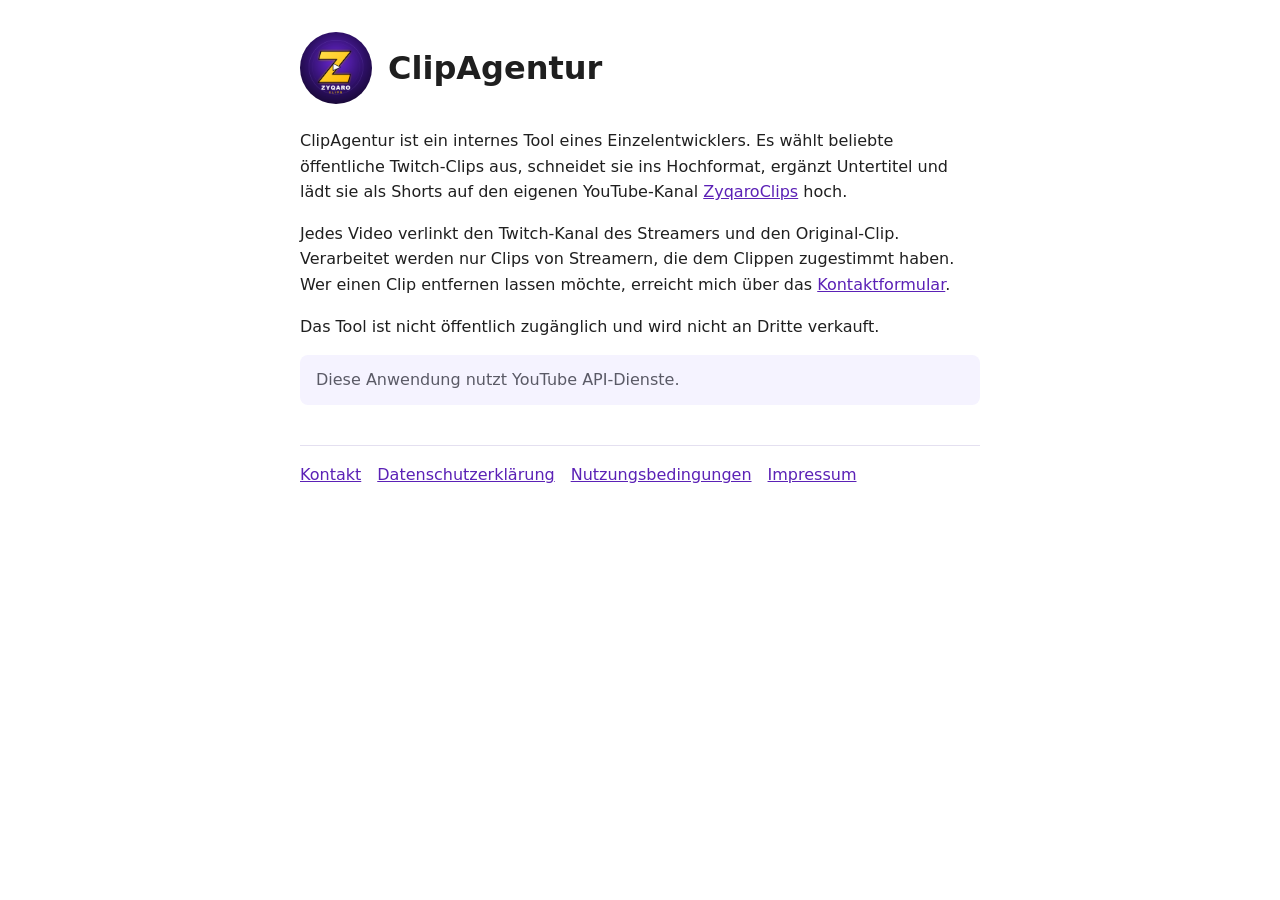
<file: index.html>
<!doctype html>
<html lang="de">
<head>
<meta charset="utf-8">
<meta name="viewport" content="width=device-width, initial-scale=1">
<title>ClipAgentur</title>
<meta name="google-site-verification" content="5ldAyvns-EdaM3Jm3weP7kFSHlO62Xj2DxIlzuL0c5Q">
<link rel="stylesheet" href="stil.css">
</head>
<body>
<main>
<div class="kopf">
<img src="logo.png" alt="ZyqaroClips Logo">
<h1>ClipAgentur</h1>
</div>
<p>ClipAgentur ist ein internes Tool eines Einzelentwicklers. Es wählt beliebte öffentliche Twitch-Clips aus, schneidet sie ins Hochformat, ergänzt Untertitel und lädt sie als Shorts auf den eigenen YouTube-Kanal <a href="https://www.youtube.com/@ZyqaroClips">ZyqaroClips</a> hoch.</p>
<p>Jedes Video verlinkt den Twitch-Kanal des Streamers und den Original-Clip. Verarbeitet werden nur Clips von Streamern, die dem Clippen zugestimmt haben. Wer einen Clip entfernen lassen möchte, erreicht mich über das <a href="kontakt.html">Kontaktformular</a>.</p>
<p>Das Tool ist nicht öffentlich zugänglich und wird nicht an Dritte verkauft.</p>
<p class="hinweis">Diese Anwendung nutzt YouTube API-Dienste.</p>
</main>
<footer>
<a href="kontakt.html">Kontakt</a>
<a href="datenschutz.html">Datenschutzerklärung</a>
<a href="nutzungsbedingungen.html">Nutzungsbedingungen</a>
<a href="impressum.html">Impressum</a>
</footer>
</body>
</html>
</file>
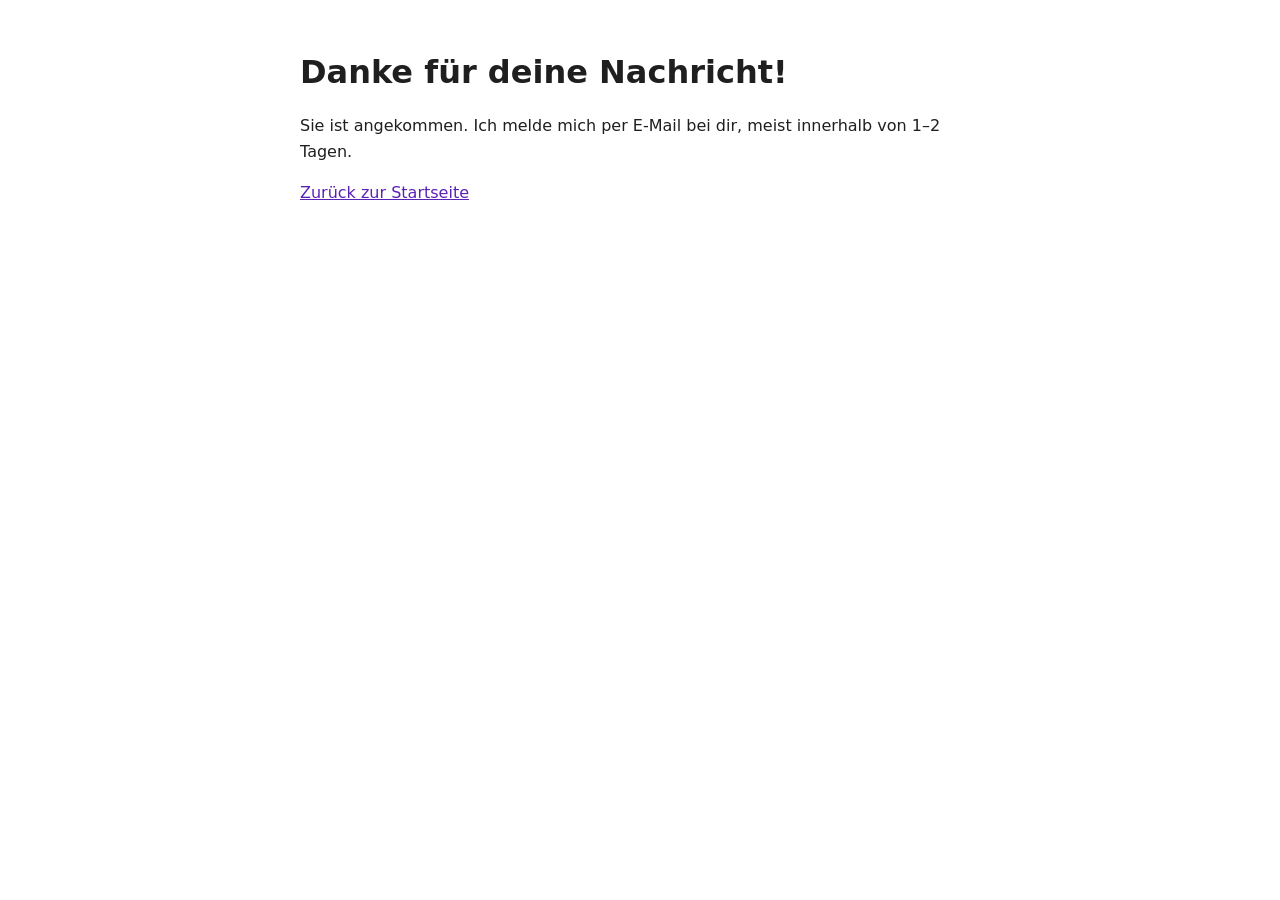
<file: danke.html>
<!doctype html>
<html lang="de">
<head>
<meta charset="utf-8">
<meta name="viewport" content="width=device-width, initial-scale=1">
<title>Nachricht gesendet</title>
<link rel="stylesheet" href="stil.css">
</head>
<body>
<main>
<h1>Danke für deine Nachricht!</h1>
<p>Sie ist angekommen. Ich melde mich per E-Mail bei dir, meist innerhalb von 1&ndash;2 Tagen.</p>
<p><a href="index.html">Zurück zur Startseite</a></p>
</main>
</body>
</html>
</file>
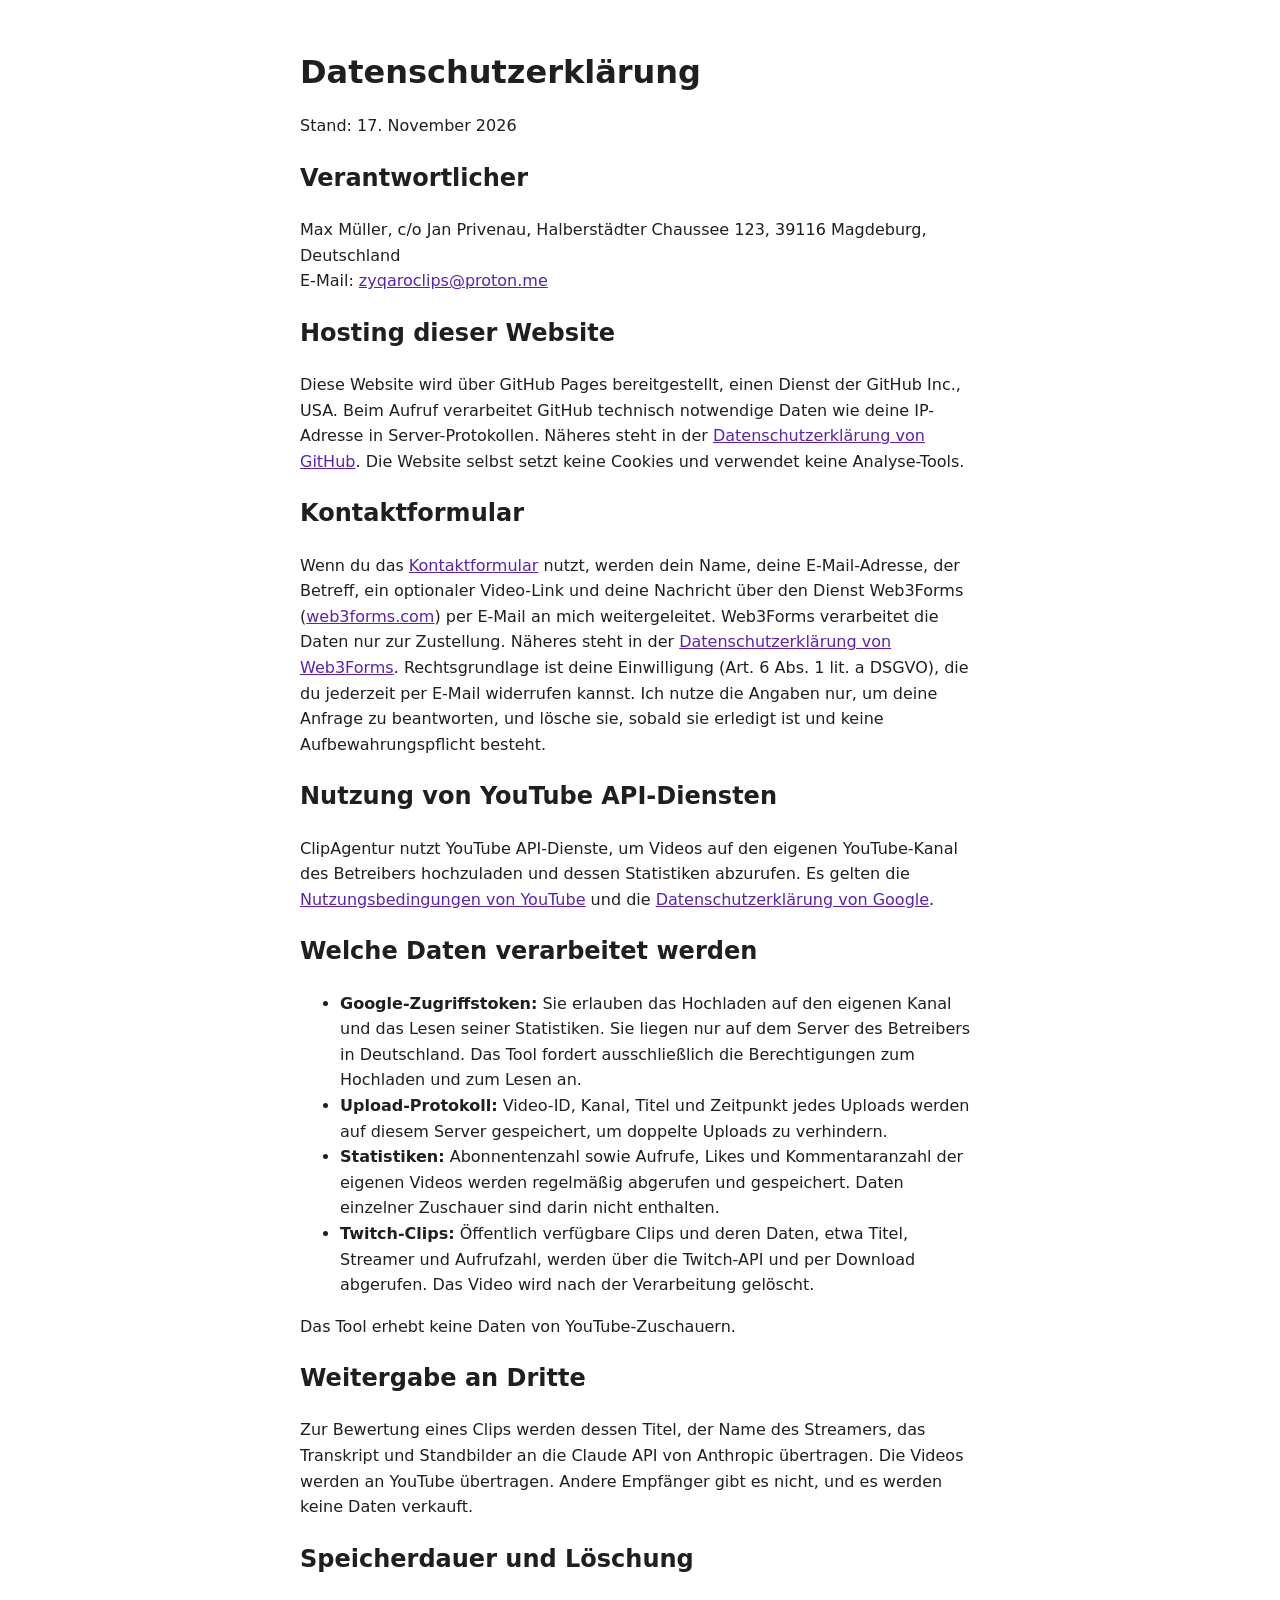
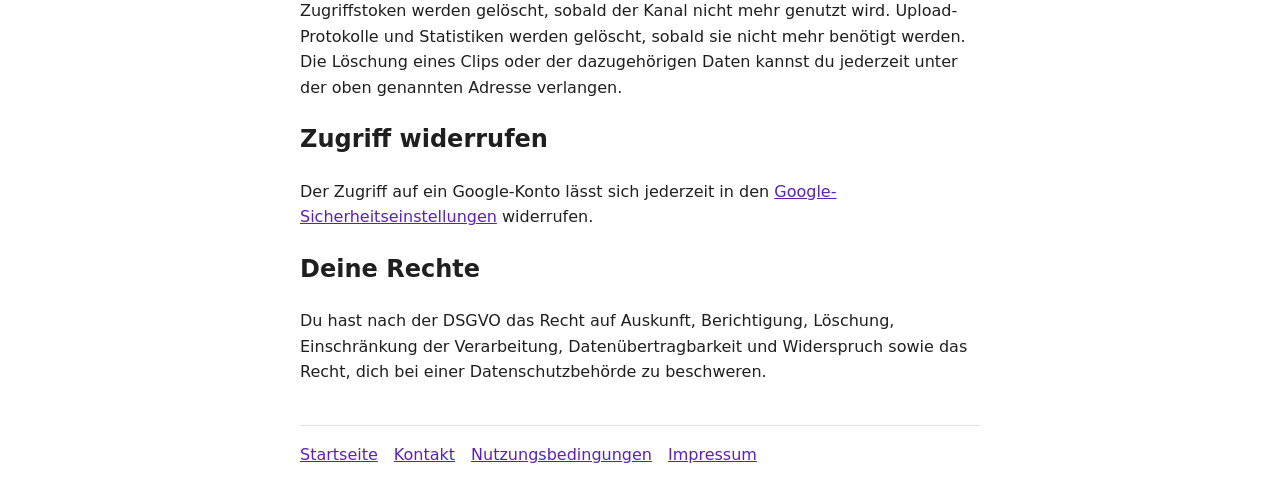
<file: datenschutz.html>
<!doctype html>
<html lang="de">
<head>
<meta charset="utf-8">
<meta name="viewport" content="width=device-width, initial-scale=1">
<title>Datenschutzerklärung</title>
<link rel="stylesheet" href="stil.css">
</head>
<body>
<main>
<h1>Datenschutzerklärung</h1>
<p>Stand: 17. November 2026</p>

<h2>Verantwortlicher</h2>
<p>Max Müller, c/o Jan Privenau, Halberstädter Chaussee 123, 39116 Magdeburg, Deutschland<br>E-Mail: <a href="mailto:zyqaroclips@proton.me">zyqaroclips@proton.me</a></p>

<h2>Hosting dieser Website</h2>
<p>Diese Website wird über GitHub Pages bereitgestellt, einen Dienst der GitHub Inc., USA. Beim Aufruf verarbeitet GitHub technisch notwendige Daten wie deine IP-Adresse in Server-Protokollen. Näheres steht in der <a href="https://docs.github.com/de/site-policy/privacy-policies/github-general-privacy-statement">Datenschutzerklärung von GitHub</a>. Die Website selbst setzt keine Cookies und verwendet keine Analyse-Tools.</p>

<h2>Kontaktformular</h2>
<p>Wenn du das <a href="kontakt.html">Kontaktformular</a> nutzt, werden dein Name, deine E-Mail-Adresse, der Betreff, ein optionaler Video-Link und deine Nachricht über den Dienst Web3Forms (<a href="https://web3forms.com">web3forms.com</a>) per E-Mail an mich weitergeleitet. Web3Forms verarbeitet die Daten nur zur Zustellung. Näheres steht in der <a href="https://web3forms.com/privacy">Datenschutzerklärung von Web3Forms</a>. Rechtsgrundlage ist deine Einwilligung (Art. 6 Abs. 1 lit. a DSGVO), die du jederzeit per E-Mail widerrufen kannst. Ich nutze die Angaben nur, um deine Anfrage zu beantworten, und lösche sie, sobald sie erledigt ist und keine Aufbewahrungspflicht besteht.</p>

<h2>Nutzung von YouTube API-Diensten</h2>
<p>ClipAgentur nutzt YouTube API-Dienste, um Videos auf den eigenen YouTube-Kanal des Betreibers hochzuladen und dessen Statistiken abzurufen. Es gelten die <a href="https://www.youtube.com/t/terms">Nutzungsbedingungen von YouTube</a> und die <a href="https://policies.google.com/privacy">Datenschutzerklärung von Google</a>.</p>

<h2>Welche Daten verarbeitet werden</h2>
<ul>
<li><strong>Google-Zugriffstoken:</strong> Sie erlauben das Hochladen auf den eigenen Kanal und das Lesen seiner Statistiken. Sie liegen nur auf dem Server des Betreibers in Deutschland. Das Tool fordert ausschließlich die Berechtigungen zum Hochladen und zum Lesen an.</li>
<li><strong>Upload-Protokoll:</strong> Video-ID, Kanal, Titel und Zeitpunkt jedes Uploads werden auf diesem Server gespeichert, um doppelte Uploads zu verhindern.</li>
<li><strong>Statistiken:</strong> Abonnentenzahl sowie Aufrufe, Likes und Kommentaranzahl der eigenen Videos werden regelmäßig abgerufen und gespeichert. Daten einzelner Zuschauer sind darin nicht enthalten.</li>
<li><strong>Twitch-Clips:</strong> Öffentlich verfügbare Clips und deren Daten, etwa Titel, Streamer und Aufrufzahl, werden über die Twitch-API und per Download abgerufen. Das Video wird nach der Verarbeitung gelöscht.</li>
</ul>
<p>Das Tool erhebt keine Daten von YouTube-Zuschauern.</p>

<h2>Weitergabe an Dritte</h2>
<p>Zur Bewertung eines Clips werden dessen Titel, der Name des Streamers, das Transkript und Standbilder an die Claude API von Anthropic übertragen. Die Videos werden an YouTube übertragen. Andere Empfänger gibt es nicht, und es werden keine Daten verkauft.</p>

<h2>Speicherdauer und Löschung</h2>
<p>Zugriffstoken werden gelöscht, sobald der Kanal nicht mehr genutzt wird. Upload-Protokolle und Statistiken werden gelöscht, sobald sie nicht mehr benötigt werden. Die Löschung eines Clips oder der dazugehörigen Daten kannst du jederzeit unter der oben genannten Adresse verlangen.</p>

<h2>Zugriff widerrufen</h2>
<p>Der Zugriff auf ein Google-Konto lässt sich jederzeit in den <a href="https://security.google.com/settings/security/permissions">Google-Sicherheitseinstellungen</a> widerrufen.</p>

<h2>Deine Rechte</h2>
<p>Du hast nach der DSGVO das Recht auf Auskunft, Berichtigung, Löschung, Einschränkung der Verarbeitung, Datenübertragbarkeit und Widerspruch sowie das Recht, dich bei einer Datenschutzbehörde zu beschweren.</p>
</main>
<footer><a href="index.html">Startseite</a><a href="kontakt.html">Kontakt</a><a href="nutzungsbedingungen.html">Nutzungsbedingungen</a><a href="impressum.html">Impressum</a></footer>
</body>
</html>
</file>
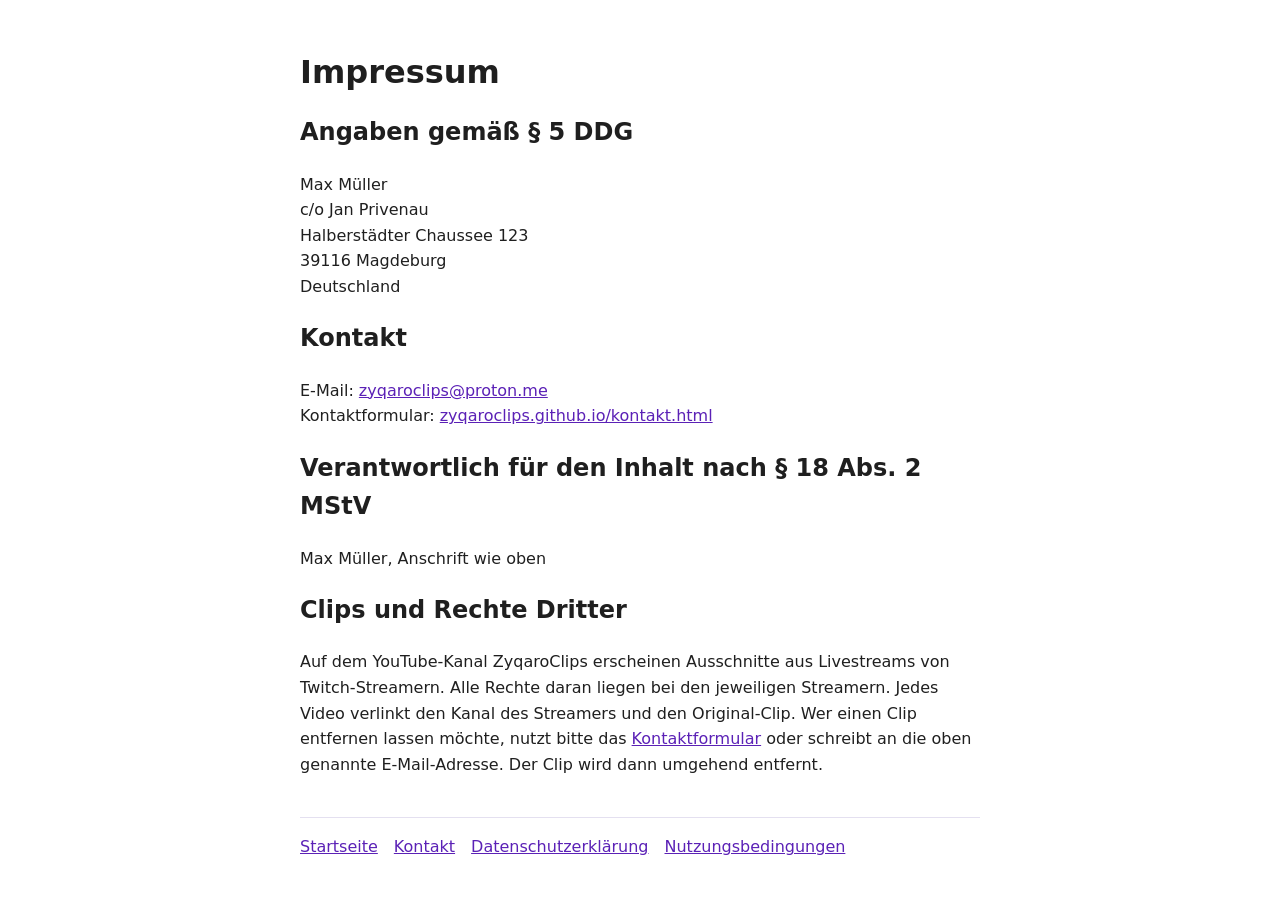
<file: impressum.html>
<!doctype html>
<html lang="de">
<head>
<meta charset="utf-8">
<meta name="viewport" content="width=device-width, initial-scale=1">
<title>Impressum</title>
<link rel="stylesheet" href="stil.css">
</head>
<body>
<main>
<h1>Impressum</h1>

<h2>Angaben gemäß § 5 DDG</h2>
<p>Max Müller<br>c/o Jan Privenau<br>Halberstädter Chaussee 123<br>39116 Magdeburg<br>Deutschland</p>

<h2>Kontakt</h2>
<p>E-Mail: <a href="mailto:zyqaroclips@proton.me">zyqaroclips@proton.me</a><br>Kontaktformular: <a href="kontakt.html">zyqaroclips.github.io/kontakt.html</a></p>

<h2>Verantwortlich für den Inhalt nach § 18 Abs. 2 MStV</h2>
<p>Max Müller, Anschrift wie oben</p>

<h2>Clips und Rechte Dritter</h2>
<p>Auf dem YouTube-Kanal ZyqaroClips erscheinen Ausschnitte aus Livestreams von Twitch-Streamern. Alle Rechte daran liegen bei den jeweiligen Streamern. Jedes Video verlinkt den Kanal des Streamers und den Original-Clip. Wer einen Clip entfernen lassen möchte, nutzt bitte das <a href="kontakt.html">Kontaktformular</a> oder schreibt an die oben genannte E-Mail-Adresse. Der Clip wird dann umgehend entfernt.</p>
</main>
<footer><a href="index.html">Startseite</a><a href="kontakt.html">Kontakt</a><a href="datenschutz.html">Datenschutzerklärung</a><a href="nutzungsbedingungen.html">Nutzungsbedingungen</a></footer>
</body>
</html>
</file>
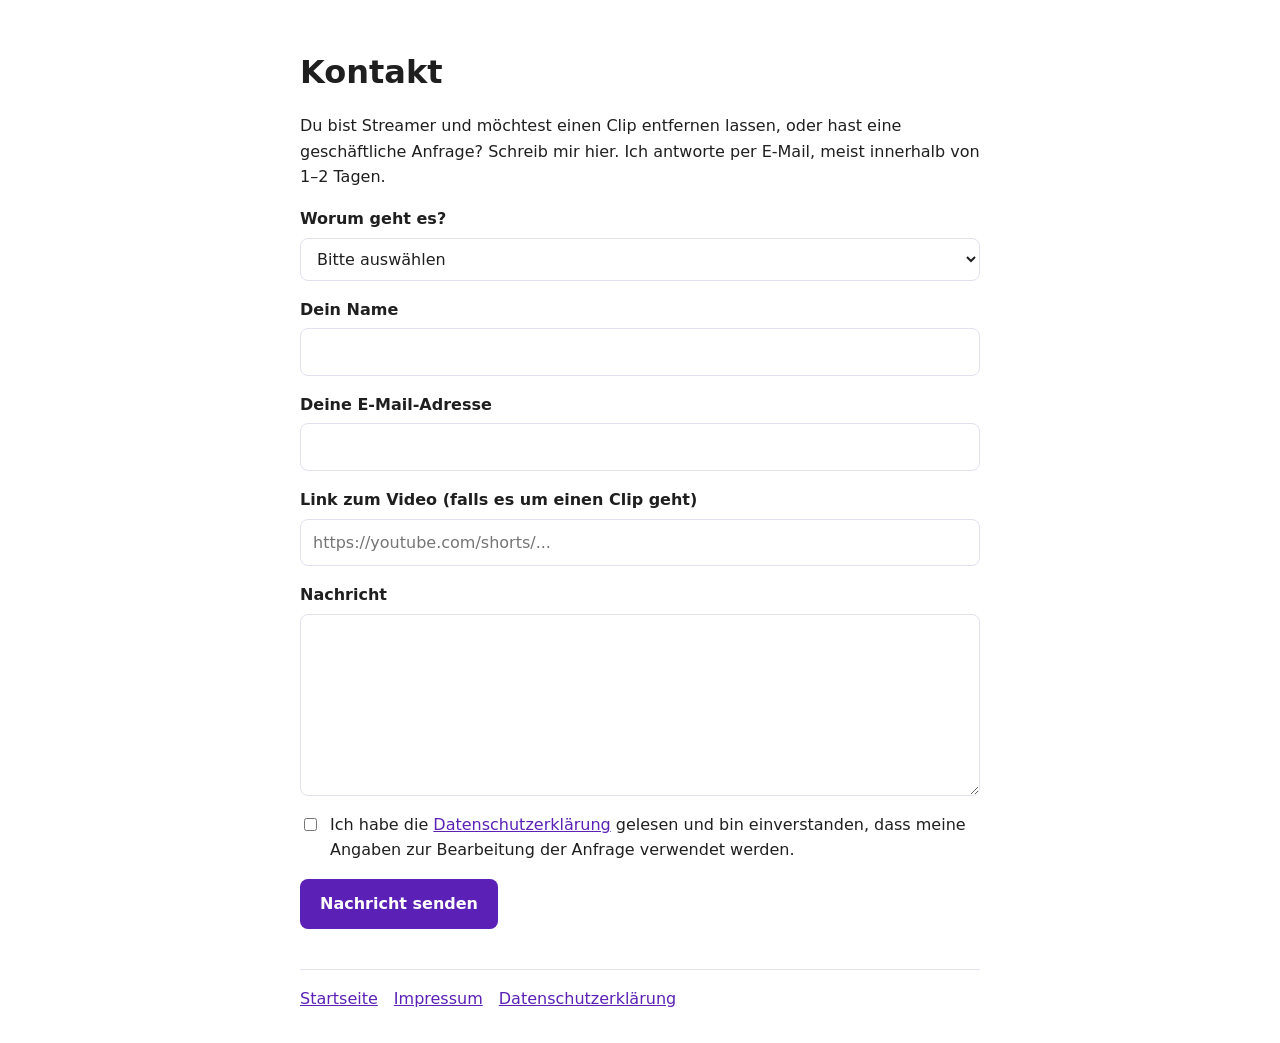
<file: kontakt.html>
<!doctype html>
<html lang="de">
<head>
<meta charset="utf-8">
<meta name="viewport" content="width=device-width, initial-scale=1">
<title>Kontakt</title>
<link rel="stylesheet" href="stil.css">
</head>
<body>
<main>
<h1>Kontakt</h1>
<p>Du bist Streamer und möchtest einen Clip entfernen lassen, oder hast eine geschäftliche Anfrage? Schreib mir hier. Ich antworte per E-Mail, meist innerhalb von 1&ndash;2 Tagen.</p>

<form action="https://api.web3forms.com/submit" method="POST">
  <input type="hidden" name="access_key" value="e1ce26ab-5f33-4b68-a6fb-1af9036b068b">
  <input type="hidden" name="from_name" value="ZyqaroClips Kontaktformular">
  <input type="hidden" name="redirect" value="https://zyqaroclips.github.io/danke.html">
  <input type="checkbox" name="botcheck" class="falle" tabindex="-1" autocomplete="off">

  <label>Worum geht es?
    <select name="subject" required>
      <option value="">Bitte auswählen</option>
      <option>Clip entfernen lassen</option>
      <option>Geschäftliche Anfrage</option>
      <option>Sonstiges</option>
    </select>
  </label>

  <label>Dein Name
    <input type="text" name="name" required maxlength="100" autocomplete="name">
  </label>

  <label>Deine E-Mail-Adresse
    <input type="email" name="email" required maxlength="200" autocomplete="email">
  </label>

  <label>Link zum Video (falls es um einen Clip geht)
    <input type="url" name="video" maxlength="300" placeholder="https://youtube.com/shorts/...">
  </label>

  <label>Nachricht
    <textarea name="message" required maxlength="4000"></textarea>
  </label>

  <label class="zustimmung">
    <input type="checkbox" name="datenschutz" value="akzeptiert" required>
    <span>Ich habe die <a href="datenschutz.html">Datenschutzerklärung</a> gelesen und bin einverstanden, dass meine Angaben zur Bearbeitung der Anfrage verwendet werden.</span>
  </label>

  <button type="submit">Nachricht senden</button>
</form>
</main>
<footer><a href="index.html">Startseite</a><a href="impressum.html">Impressum</a><a href="datenschutz.html">Datenschutzerklärung</a></footer>
</body>
</html>
</file>
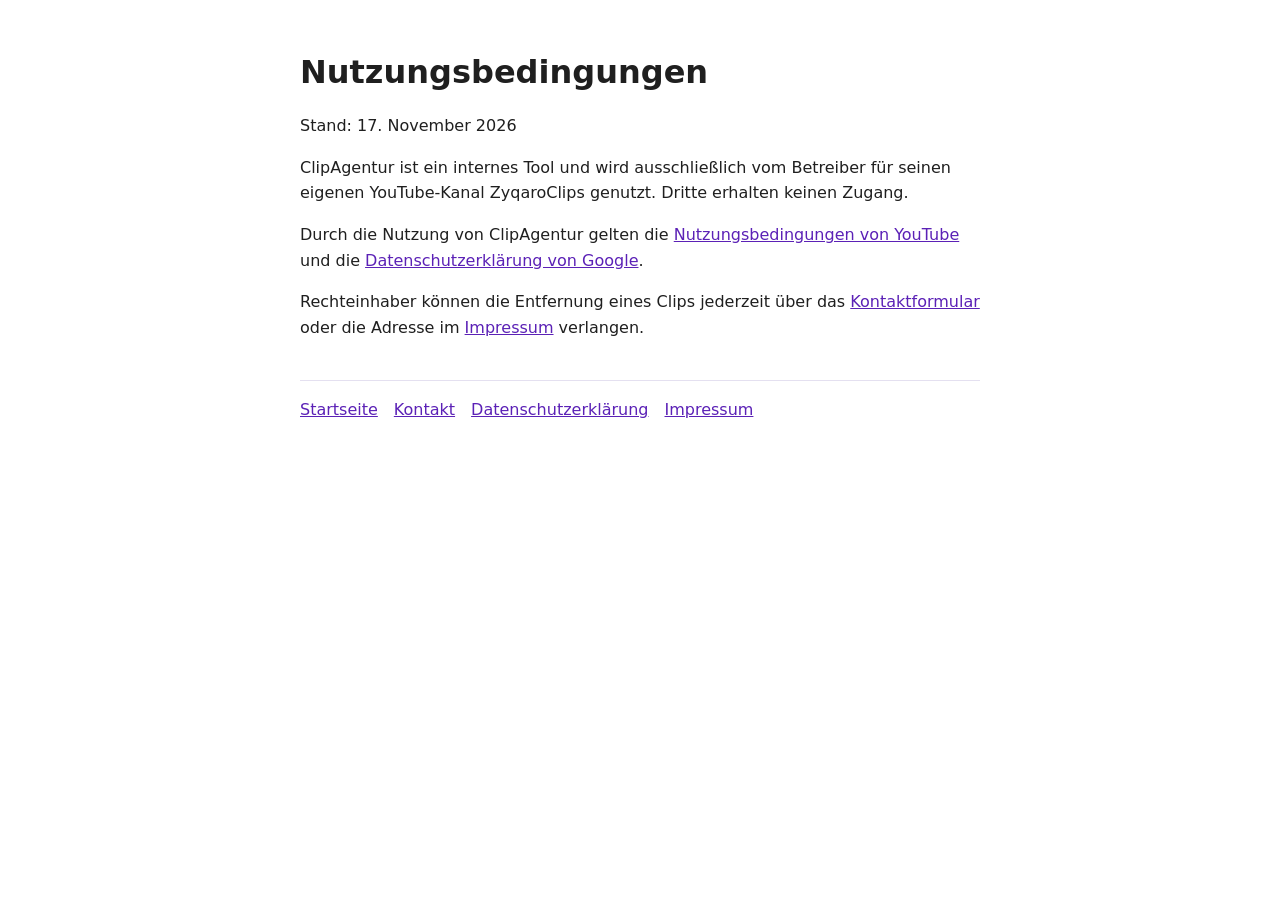
<file: nutzungsbedingungen.html>
<!doctype html>
<html lang="de">
<head>
<meta charset="utf-8">
<meta name="viewport" content="width=device-width, initial-scale=1">
<title>Nutzungsbedingungen</title>
<link rel="stylesheet" href="stil.css">
</head>
<body>
<main>
<h1>Nutzungsbedingungen</h1>
<p>Stand: 17. November 2026</p>
<p>ClipAgentur ist ein internes Tool und wird ausschließlich vom Betreiber für seinen eigenen YouTube-Kanal ZyqaroClips genutzt. Dritte erhalten keinen Zugang.</p>
<p>Durch die Nutzung von ClipAgentur gelten die <a href="https://www.youtube.com/t/terms">Nutzungsbedingungen von YouTube</a> und die <a href="https://policies.google.com/privacy">Datenschutzerklärung von Google</a>.</p>
<p>Rechteinhaber können die Entfernung eines Clips jederzeit über das <a href="kontakt.html">Kontaktformular</a> oder die Adresse im <a href="impressum.html">Impressum</a> verlangen.</p>
</main>
<footer><a href="index.html">Startseite</a><a href="kontakt.html">Kontakt</a><a href="datenschutz.html">Datenschutzerklärung</a><a href="impressum.html">Impressum</a></footer>
</body>
</html>
</file>
<file: stil.css>
:root {
  --text: #1f1f1f;
  --gedaempft: #5a5a66;
  --hintergrund: #ffffff;
  --flaeche: #f5f3ff;
  --akzent: #5b21b6;
  --linie: #e4e0f0;
}

@media (prefers-color-scheme: dark) {
  :root {
    --text: #ece9f5;
    --gedaempft: #a9a4ba;
    --hintergrund: #120a20;
    --flaeche: #1d1233;
    --akzent: #c4b5fd;
    --linie: #2e2347;
  }
}

body {
  margin: 0 auto;
  max-width: 680px;
  padding: 32px 16px;
  font-family: system-ui, sans-serif;
  line-height: 1.6;
  color: var(--text);
  background: var(--hintergrund);
}

h1 {
  line-height: 1.2;
}

a {
  color: var(--akzent);
}

.kopf {
  display: flex;
  align-items: center;
  gap: 16px;
  margin-bottom: 24px;
}

.kopf img {
  width: 72px;
  height: 72px;
  border-radius: 50%;
}

.kopf h1 {
  margin: 0;
}

.hinweis {
  padding: 12px 16px;
  border-radius: 8px;
  background: var(--flaeche);
  color: var(--gedaempft);
}

form {
  display: grid;
  gap: 16px;
}

label {
  display: grid;
  gap: 6px;
  font-weight: 600;
}

input,
select,
textarea {
  font: inherit;
  font-weight: 400;
  padding: 10px 12px;
  border: 1px solid var(--linie);
  border-radius: 8px;
  color: var(--text);
  background: var(--hintergrund);
}

textarea {
  min-height: 160px;
  resize: vertical;
}

.zustimmung {
  display: flex;
  align-items: flex-start;
  gap: 10px;
  font-weight: 400;
}

.zustimmung input {
  margin-top: 6px;
}

/* Fuer Menschen unsichtbar; Bots fuellen es aus und werden verworfen. */
.falle {
  display: none;
}

button {
  font: inherit;
  font-weight: 600;
  padding: 12px 20px;
  border: 0;
  border-radius: 8px;
  color: #ffffff;
  background: #5b21b6;
  cursor: pointer;
  justify-self: start;
}

footer {
  display: flex;
  flex-wrap: wrap;
  gap: 16px;
  margin-top: 40px;
  padding-top: 16px;
  border-top: 1px solid var(--linie);
}
</file>
